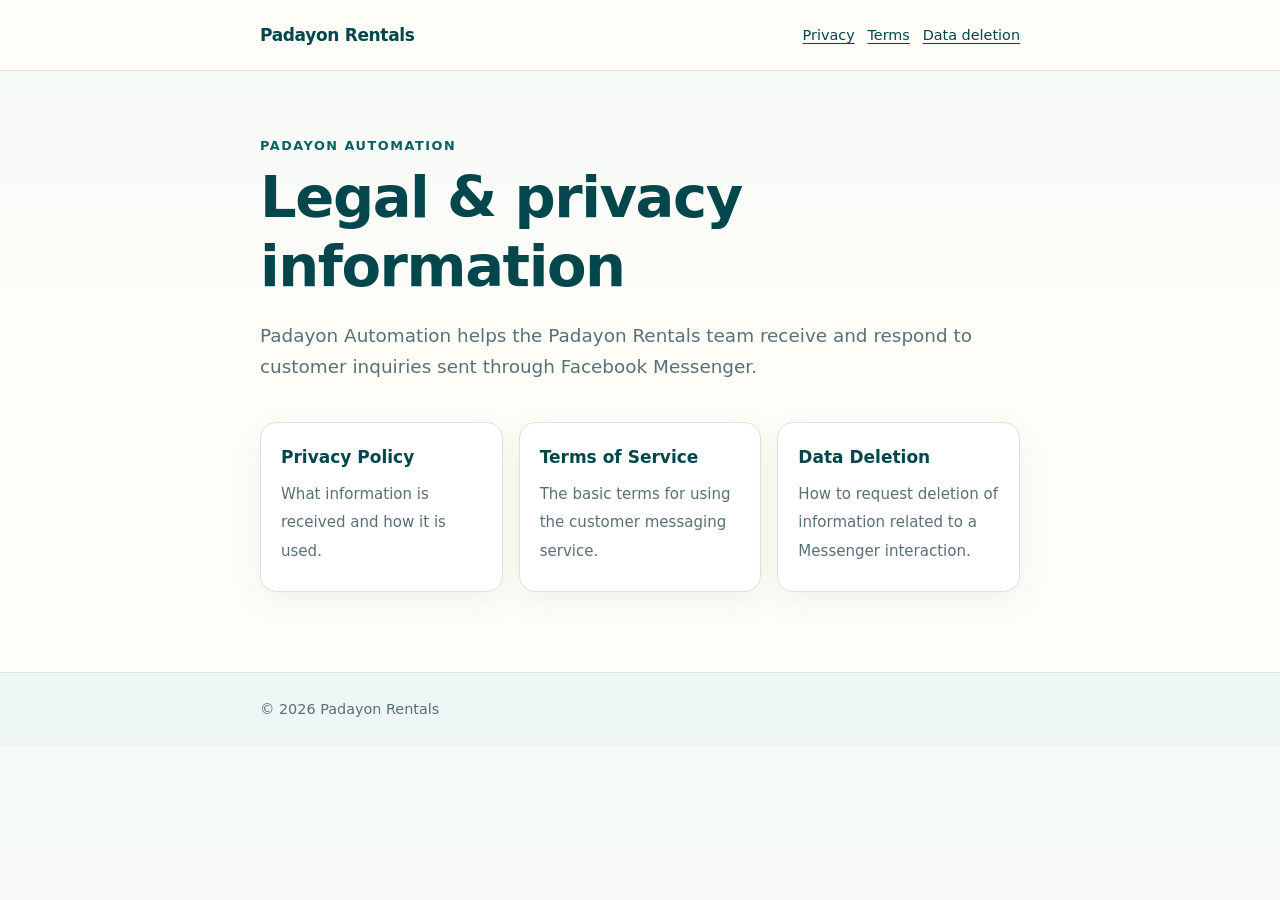
<file: index.html>
<!doctype html>
<html lang="en">
<head>
  <meta charset="utf-8">
  <meta name="viewport" content="width=device-width, initial-scale=1">
  <meta name="description" content="Legal and privacy information for Padayon Rentals and Padayon Automation.">
  <title>Padayon Rentals | Legal &amp; Privacy</title>
  <link rel="stylesheet" href="styles.css">
</head>
<body>
  <header class="site-header"><nav class="nav" aria-label="Primary navigation"><a class="brand" href="index.html">Padayon Rentals</a><div class="nav-links"><a href="privacy-policy.html">Privacy</a><a href="terms-of-service.html">Terms</a><a href="data-deletion.html">Data deletion</a></div></nav></header>
  <main class="page">
    <p class="eyebrow">Padayon Automation</p>
    <h1>Legal &amp; privacy information</h1>
    <p class="lede">Padayon Automation helps the Padayon Rentals team receive and respond to customer inquiries sent through Facebook Messenger.</p>
    <div class="card-grid">
      <a class="card" href="privacy-policy.html"><strong>Privacy Policy</strong><span>What information is received and how it is used.</span></a>
      <a class="card" href="terms-of-service.html"><strong>Terms of Service</strong><span>The basic terms for using the customer messaging service.</span></a>
      <a class="card" href="data-deletion.html"><strong>Data Deletion</strong><span>How to request deletion of information related to a Messenger interaction.</span></a>
    </div>
  </main>
  <footer class="site-footer"><div class="footer-inner">&copy; 2026 Padayon Rentals</div></footer>
</body>
</html>
</file>
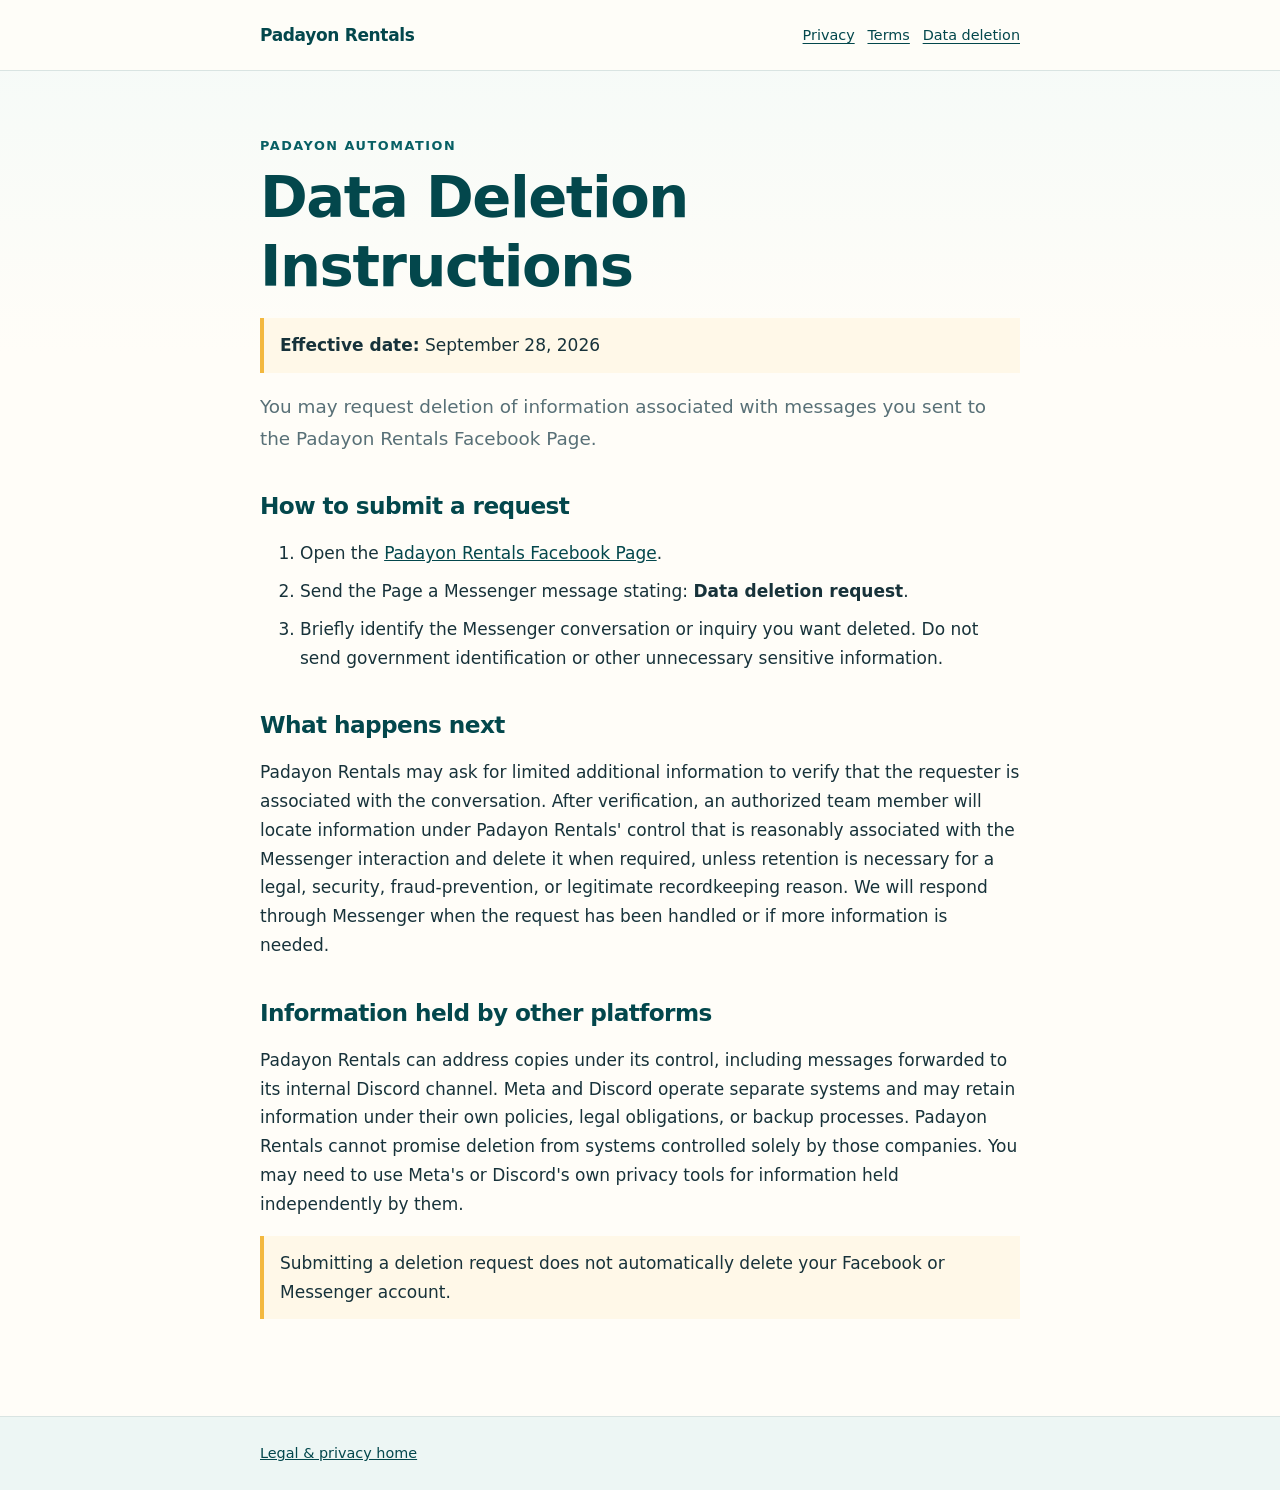
<file: data-deletion.html>
<!doctype html>
<html lang="en"><head><meta charset="utf-8"><meta name="viewport" content="width=device-width, initial-scale=1"><meta name="description" content="Instructions for requesting deletion of information associated with a Padayon Rentals Messenger interaction."><title>Data Deletion Instructions | Padayon Rentals</title><link rel="stylesheet" href="styles.css"></head><body>
<header class="site-header"><nav class="nav" aria-label="Primary navigation"><a class="brand" href="index.html">Padayon Rentals</a><div class="nav-links"><a href="privacy-policy.html">Privacy</a><a href="terms-of-service.html">Terms</a><a href="data-deletion.html" aria-current="page">Data deletion</a></div></nav></header>
<main class="page"><p class="eyebrow">Padayon Automation</p><h1>Data Deletion Instructions</h1><p class="meta"><strong>Effective date:</strong> September 28, 2026</p><p class="lede">You may request deletion of information associated with messages you sent to the Padayon Rentals Facebook Page.</p>
<h2>How to submit a request</h2><ol><li>Open the <a href="https://www.facebook.com/1248591181671465" rel="external">Padayon Rentals Facebook Page</a>.</li><li>Send the Page a Messenger message stating: <strong>Data deletion request</strong>.</li><li>Briefly identify the Messenger conversation or inquiry you want deleted. Do not send government identification or other unnecessary sensitive information.</li></ol>
<h2>What happens next</h2><p>Padayon Rentals may ask for limited additional information to verify that the requester is associated with the conversation. After verification, an authorized team member will locate information under Padayon Rentals' control that is reasonably associated with the Messenger interaction and delete it when required, unless retention is necessary for a legal, security, fraud-prevention, or legitimate recordkeeping reason. We will respond through Messenger when the request has been handled or if more information is needed.</p>
<h2>Information held by other platforms</h2><p>Padayon Rentals can address copies under its control, including messages forwarded to its internal Discord channel. Meta and Discord operate separate systems and may retain information under their own policies, legal obligations, or backup processes. Padayon Rentals cannot promise deletion from systems controlled solely by those companies. You may need to use Meta's or Discord's own privacy tools for information held independently by them.</p>
<p class="notice">Submitting a deletion request does not automatically delete your Facebook or Messenger account.</p></main>
<footer class="site-footer"><div class="footer-inner"><a href="index.html">Legal &amp; privacy home</a></div></footer></body></html>
</file>
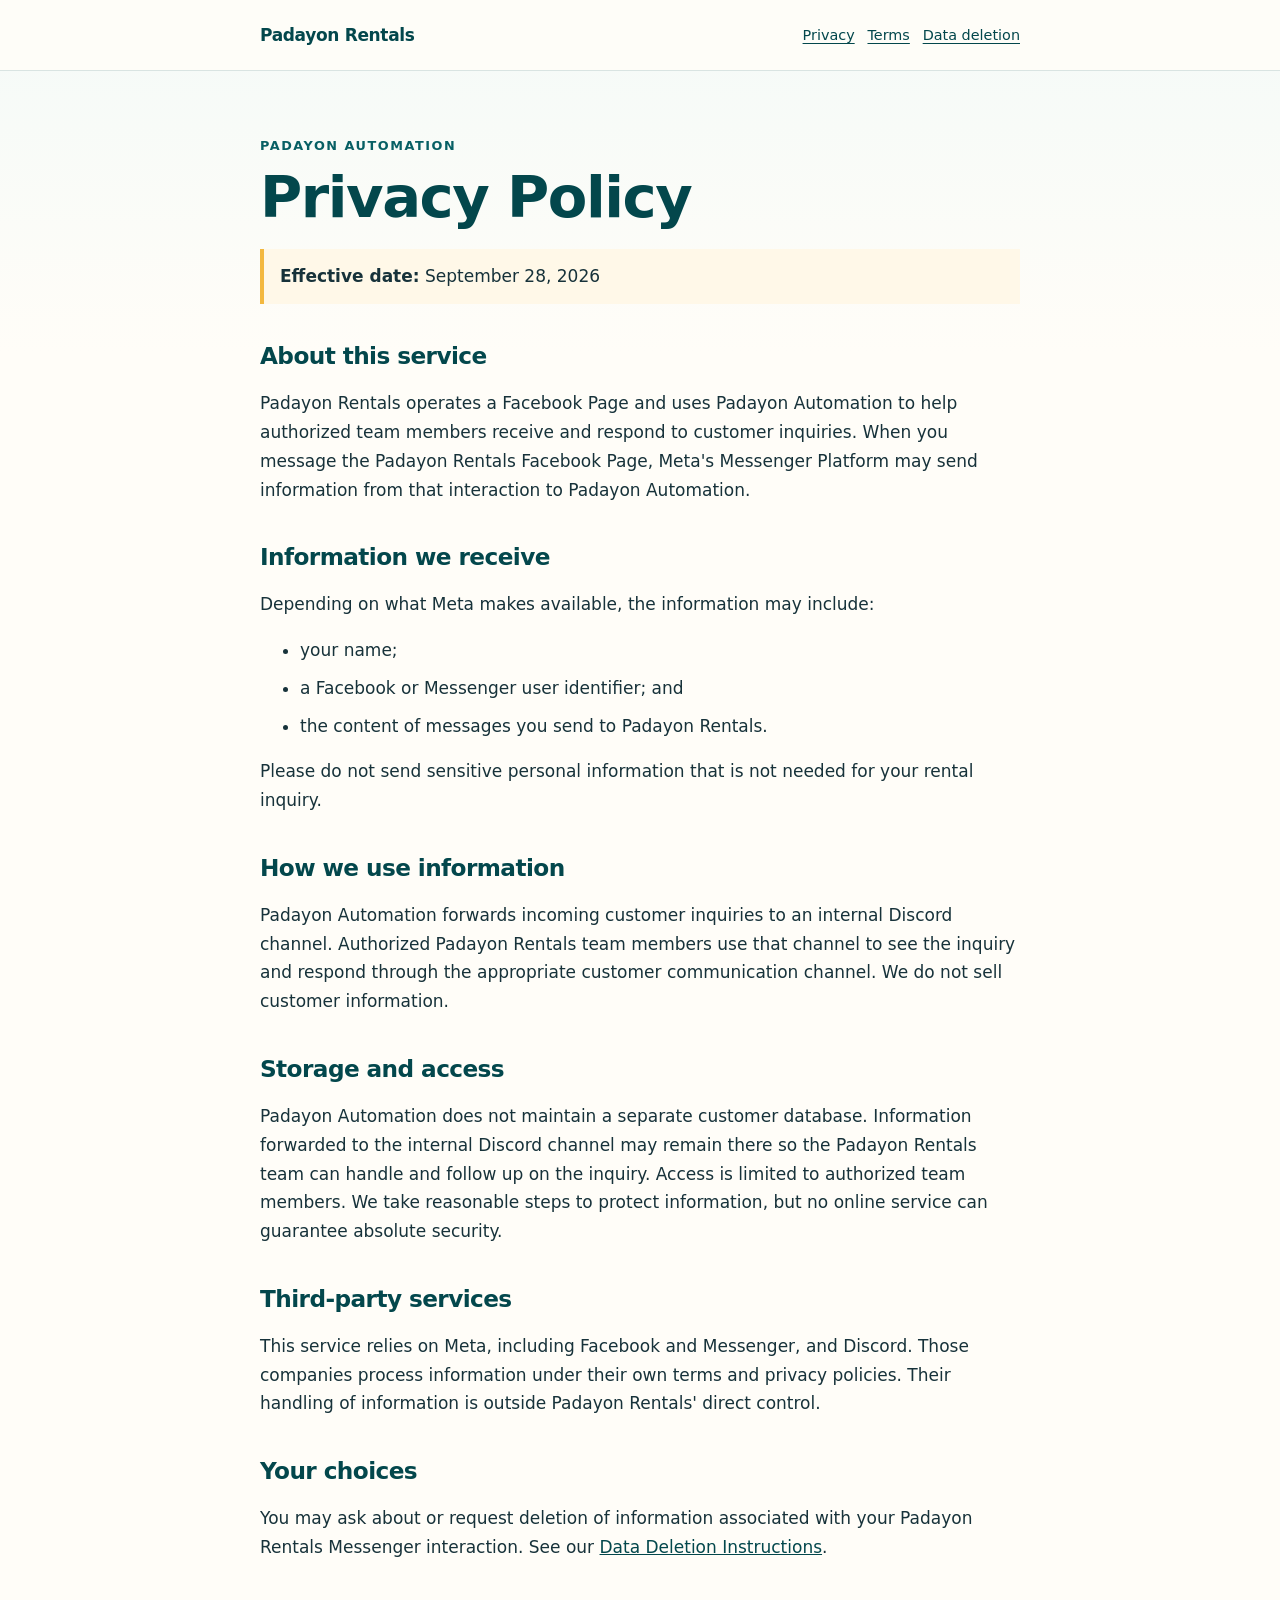
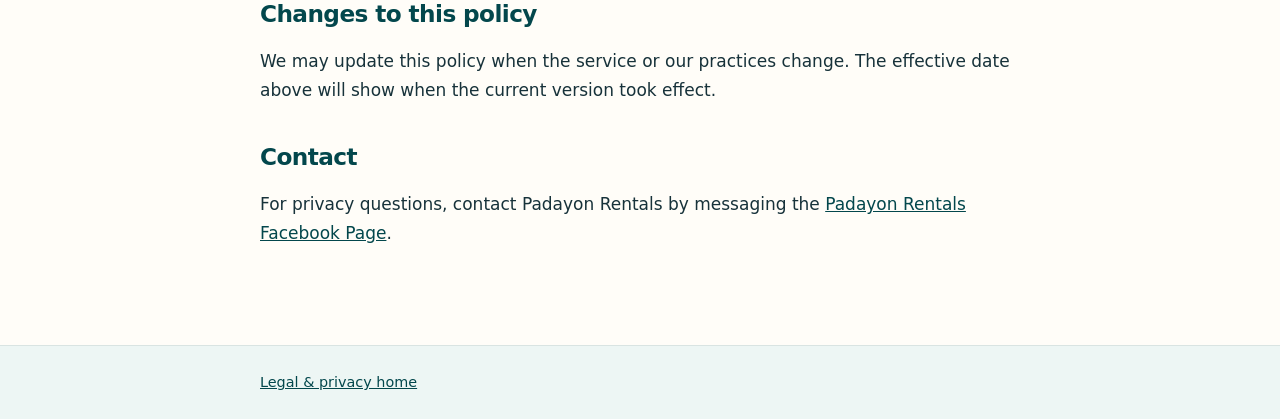
<file: privacy-policy.html>
<!doctype html>
<html lang="en"><head><meta charset="utf-8"><meta name="viewport" content="width=device-width, initial-scale=1"><meta name="description" content="Privacy Policy for Padayon Automation, operated by Padayon Rentals."><title>Privacy Policy | Padayon Rentals</title><link rel="stylesheet" href="styles.css"></head><body>
<header class="site-header"><nav class="nav" aria-label="Primary navigation"><a class="brand" href="index.html">Padayon Rentals</a><div class="nav-links"><a href="privacy-policy.html" aria-current="page">Privacy</a><a href="terms-of-service.html">Terms</a><a href="data-deletion.html">Data deletion</a></div></nav></header>
<main class="page"><p class="eyebrow">Padayon Automation</p><h1>Privacy Policy</h1><p class="meta"><strong>Effective date:</strong> September 28, 2026</p>
<h2>About this service</h2><p>Padayon Rentals operates a Facebook Page and uses Padayon Automation to help authorized team members receive and respond to customer inquiries. When you message the Padayon Rentals Facebook Page, Meta's Messenger Platform may send information from that interaction to Padayon Automation.</p>
<h2>Information we receive</h2><p>Depending on what Meta makes available, the information may include:</p><ul><li>your name;</li><li>a Facebook or Messenger user identifier; and</li><li>the content of messages you send to Padayon Rentals.</li></ul><p>Please do not send sensitive personal information that is not needed for your rental inquiry.</p>
<h2>How we use information</h2><p>Padayon Automation forwards incoming customer inquiries to an internal Discord channel. Authorized Padayon Rentals team members use that channel to see the inquiry and respond through the appropriate customer communication channel. We do not sell customer information.</p>
<h2>Storage and access</h2><p>Padayon Automation does not maintain a separate customer database. Information forwarded to the internal Discord channel may remain there so the Padayon Rentals team can handle and follow up on the inquiry. Access is limited to authorized team members. We take reasonable steps to protect information, but no online service can guarantee absolute security.</p>
<h2>Third-party services</h2><p>This service relies on Meta, including Facebook and Messenger, and Discord. Those companies process information under their own terms and privacy policies. Their handling of information is outside Padayon Rentals' direct control.</p>
<h2>Your choices</h2><p>You may ask about or request deletion of information associated with your Padayon Rentals Messenger interaction. See our <a href="data-deletion.html">Data Deletion Instructions</a>.</p>
<h2>Changes to this policy</h2><p>We may update this policy when the service or our practices change. The effective date above will show when the current version took effect.</p>
<h2>Contact</h2><p>For privacy questions, contact Padayon Rentals by messaging the <a href="https://www.facebook.com/1248591181671465" rel="external">Padayon Rentals Facebook Page</a>.</p></main>
<footer class="site-footer"><div class="footer-inner"><a href="index.html">Legal &amp; privacy home</a></div></footer></body></html>
</file>
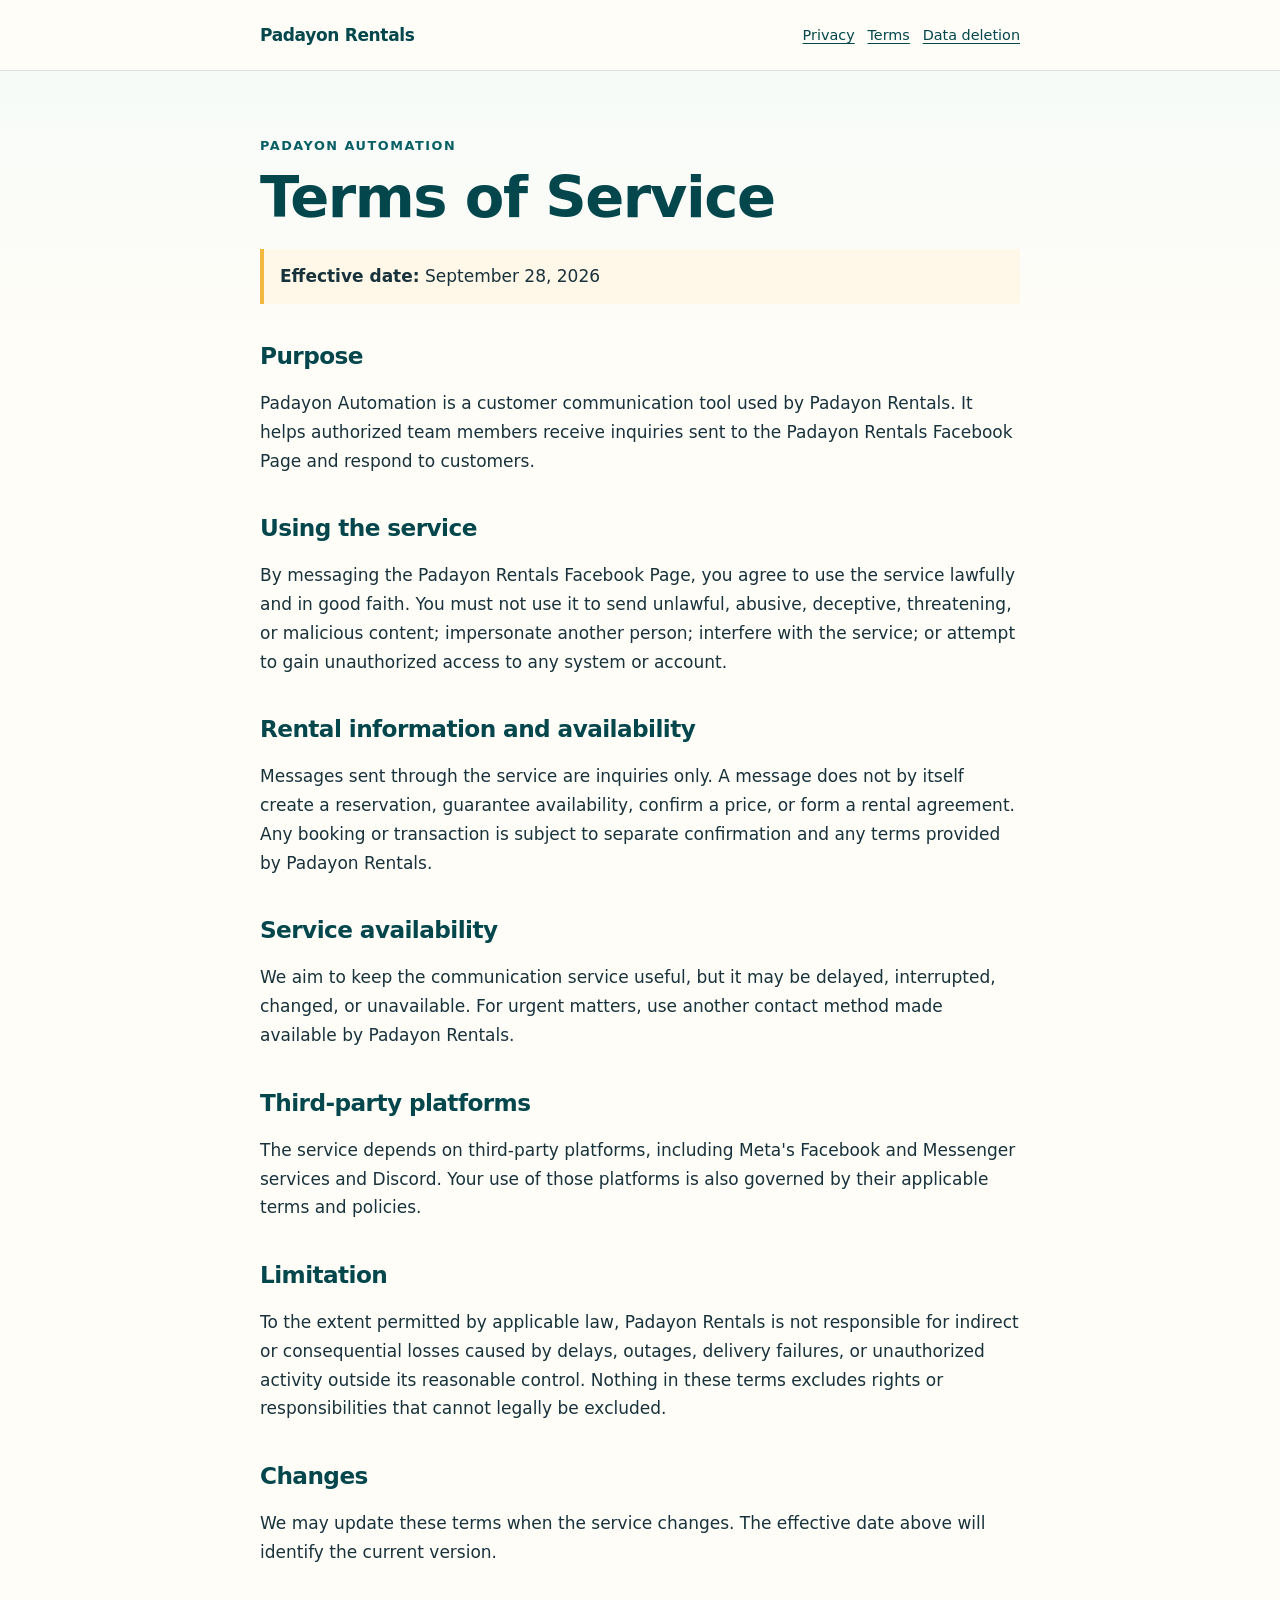
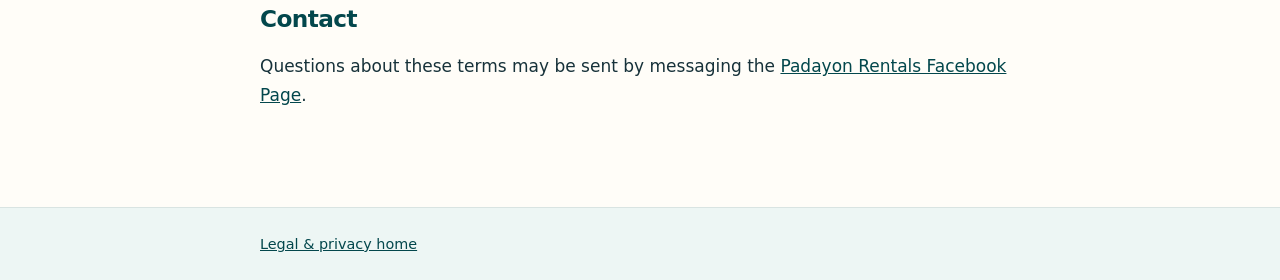
<file: terms-of-service.html>
<!doctype html>
<html lang="en"><head><meta charset="utf-8"><meta name="viewport" content="width=device-width, initial-scale=1"><meta name="description" content="Terms of Service for Padayon Automation, operated by Padayon Rentals."><title>Terms of Service | Padayon Rentals</title><link rel="stylesheet" href="styles.css"></head><body>
<header class="site-header"><nav class="nav" aria-label="Primary navigation"><a class="brand" href="index.html">Padayon Rentals</a><div class="nav-links"><a href="privacy-policy.html">Privacy</a><a href="terms-of-service.html" aria-current="page">Terms</a><a href="data-deletion.html">Data deletion</a></div></nav></header>
<main class="page"><p class="eyebrow">Padayon Automation</p><h1>Terms of Service</h1><p class="meta"><strong>Effective date:</strong> September 28, 2026</p>
<h2>Purpose</h2><p>Padayon Automation is a customer communication tool used by Padayon Rentals. It helps authorized team members receive inquiries sent to the Padayon Rentals Facebook Page and respond to customers.</p>
<h2>Using the service</h2><p>By messaging the Padayon Rentals Facebook Page, you agree to use the service lawfully and in good faith. You must not use it to send unlawful, abusive, deceptive, threatening, or malicious content; impersonate another person; interfere with the service; or attempt to gain unauthorized access to any system or account.</p>
<h2>Rental information and availability</h2><p>Messages sent through the service are inquiries only. A message does not by itself create a reservation, guarantee availability, confirm a price, or form a rental agreement. Any booking or transaction is subject to separate confirmation and any terms provided by Padayon Rentals.</p>
<h2>Service availability</h2><p>We aim to keep the communication service useful, but it may be delayed, interrupted, changed, or unavailable. For urgent matters, use another contact method made available by Padayon Rentals.</p>
<h2>Third-party platforms</h2><p>The service depends on third-party platforms, including Meta's Facebook and Messenger services and Discord. Your use of those platforms is also governed by their applicable terms and policies.</p>
<h2>Limitation</h2><p>To the extent permitted by applicable law, Padayon Rentals is not responsible for indirect or consequential losses caused by delays, outages, delivery failures, or unauthorized activity outside its reasonable control. Nothing in these terms excludes rights or responsibilities that cannot legally be excluded.</p>
<h2>Changes</h2><p>We may update these terms when the service changes. The effective date above will identify the current version.</p>
<h2>Contact</h2><p>Questions about these terms may be sent by messaging the <a href="https://www.facebook.com/1248591181671465" rel="external">Padayon Rentals Facebook Page</a>.</p></main>
<footer class="site-footer"><div class="footer-inner"><a href="index.html">Legal &amp; privacy home</a></div></footer></body></html>
</file>
<file: styles.css>
:root { color-scheme: light; --ink:#17323a; --muted:#587077; --teal:#075f64; --teal-dark:#03474c; --gold:#f3b83f; --paper:#fffdf8; --line:#d9e4e2; --soft:#edf6f4; }
* { box-sizing:border-box; }
html { scroll-behavior:smooth; }
body { margin:0; color:var(--ink); background:linear-gradient(180deg,#f4faf8 0,var(--paper) 22rem); font-family:Inter,ui-sans-serif,system-ui,-apple-system,BlinkMacSystemFont,"Segoe UI",sans-serif; font-size:17px; line-height:1.7; }
a { color:var(--teal-dark); } a:hover { color:#8a5a00; }
.site-header { border-bottom:1px solid var(--line); background:rgba(255,253,248,.94); }
.nav,.page,.footer-inner { width:min(100% - 2rem,760px); margin-inline:auto; }
.nav { display:flex; align-items:center; justify-content:space-between; gap:1rem; min-height:70px; }
.brand { color:var(--teal-dark); font-weight:800; letter-spacing:-.02em; text-decoration:none; }
.nav-links { display:flex; flex-wrap:wrap; gap:.8rem; font-size:.9rem; } .nav-links a { text-underline-offset:.2em; }
.page { padding:4rem 0 5rem; }
.eyebrow { margin:0 0 .4rem; color:var(--teal); font-size:.8rem; font-weight:800; letter-spacing:.12em; text-transform:uppercase; }
h1,h2 { color:var(--teal-dark); line-height:1.2; letter-spacing:-.025em; }
h1 { margin:0 0 1rem; font-size:clamp(2.2rem,8vw,3.6rem); } h2 { margin-top:2.4rem; font-size:1.45rem; }
.lede { color:var(--muted); font-size:1.15rem; }
.meta,.notice { border-left:4px solid var(--gold); padding:.8rem 1rem; background:#fff8e8; }
.card-grid { display:grid; grid-template-columns:repeat(3,1fr); gap:1rem; margin-top:2.5rem; }
.card { display:block; min-height:170px; padding:1.25rem; border:1px solid var(--line); border-radius:16px; background:#fff; box-shadow:0 10px 32px rgba(3,71,76,.06); text-decoration:none; }
.card strong { display:block; margin-bottom:.4rem; color:var(--teal-dark); } .card span { color:var(--muted); font-size:.94rem; }
li + li { margin-top:.55rem; }
.site-footer { border-top:1px solid var(--line); background:var(--soft); } .footer-inner { padding:1.5rem 0; color:var(--muted); font-size:.9rem; }
@media (max-width:660px) { .nav { align-items:flex-start; flex-direction:column; padding:1rem 0; } .card-grid { grid-template-columns:1fr; } .page { padding-top:2.75rem; } }
</file>
